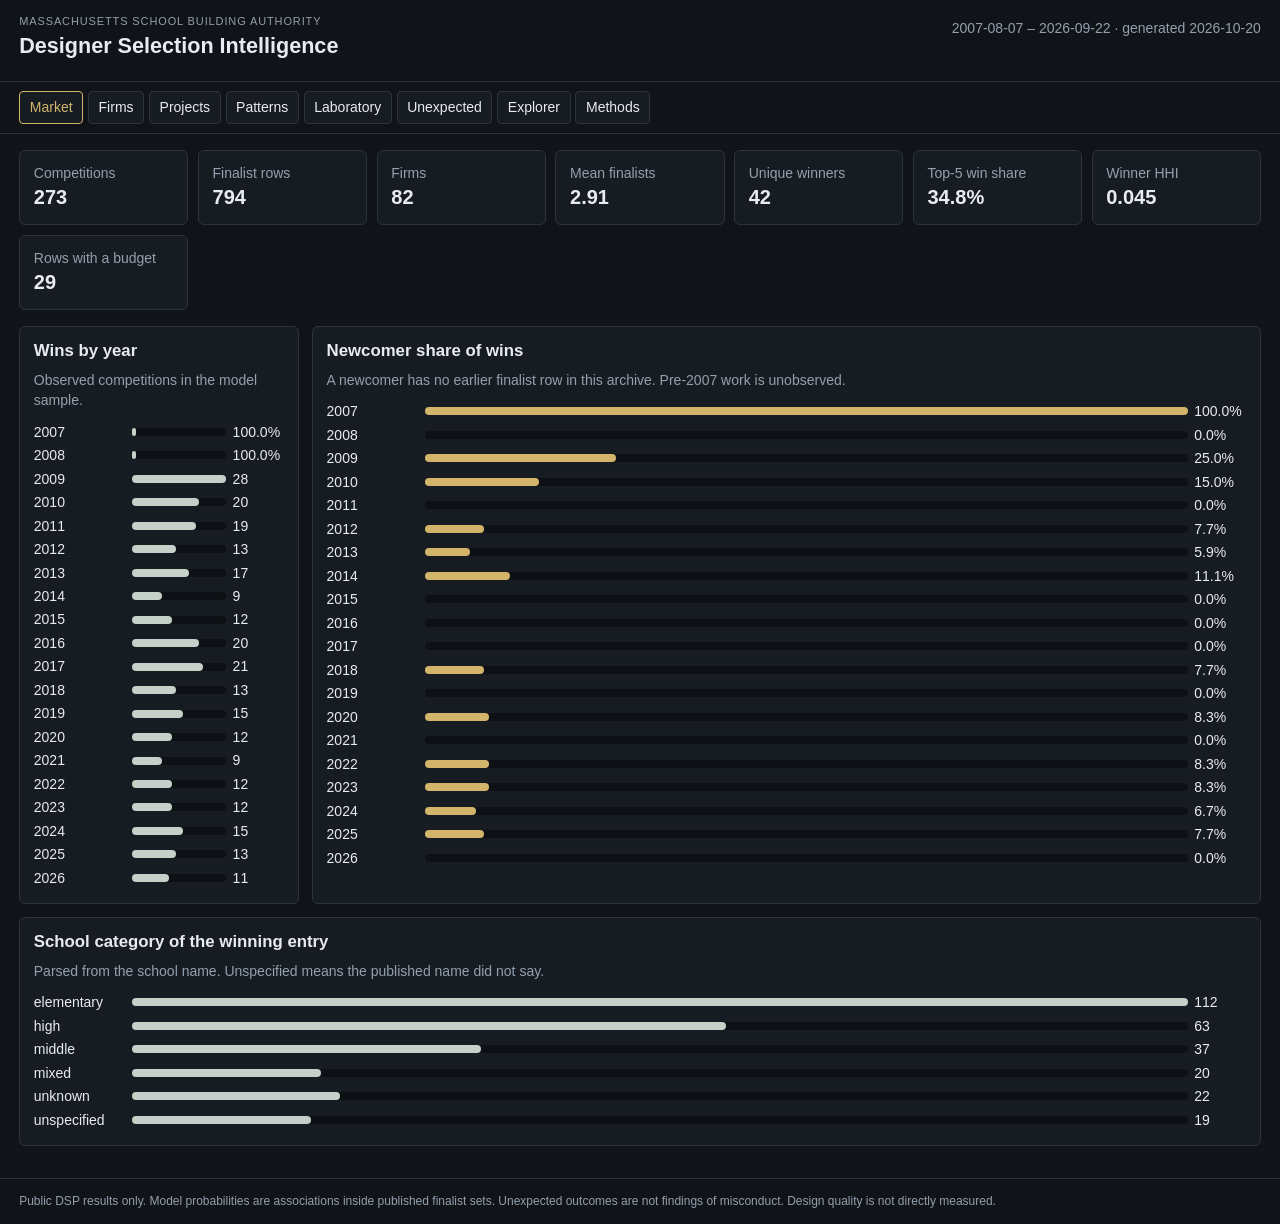
<file: dashboard/index.html>
<!DOCTYPE html>
<html lang="en">
<head>
  <meta charset="utf-8">
  <meta name="viewport" content="width=device-width, initial-scale=1">
  <title>MSBA Designer Selection Intelligence</title>
  <link rel="stylesheet" href="styles.css">
</head>
<body>
  <header class="top">
    <div>
      <p class="eyebrow">Massachusetts School Building Authority</p>
      <h1>Designer Selection Intelligence</h1>
    </div>
    <p id="vintage" class="vintage"></p>
  </header>
  <nav id="nav" class="nav"></nav>
  <main id="main"></main>
  <footer class="foot">
    Public DSP results only. Model probabilities are associations inside published finalist sets.
    Unexpected outcomes are not findings of misconduct. Design quality is not directly measured.
  </footer>
  <script src="platform.js"></script>
  <script src="app.js"></script>
</body>
</html>
</file>
<file: dashboard/styles.css>
:root {
  --bg: #101318;
  --panel: #171c22;
  --line: #2c3440;
  --text: #e7ecf1;
  --muted: #93a0ad;
  --accent: #d2b56a;
  --observed: #c5d0c8;
  --warn: #c48b7b;
  --good: #8eae9a;
}

* { box-sizing: border-box; }
body {
  margin: 0;
  background: var(--bg);
  color: var(--text);
  font: 14px/1.45 "Segoe UI", Helvetica, sans-serif;
}
h1, h2, h3 { font-weight: 560; letter-spacing: 0; margin: 0 0 0.4rem; }
h1 { font-size: 1.35rem; }
h2 { font-size: 1.05rem; }
p { margin: 0.3rem 0 0.7rem; }
a { color: var(--accent); }
.top, .foot {
  display: flex;
  justify-content: space-between;
  gap: 1rem;
  padding: 0.85rem 1.2rem;
  border-bottom: 1px solid var(--line);
}
.foot { border-bottom: 0; border-top: 1px solid var(--line); color: var(--muted); font-size: 12px; }
.eyebrow, .vintage, .note, .meta { color: var(--muted); }
.eyebrow { text-transform: uppercase; letter-spacing: 0.08em; font-size: 11px; margin: 0; }
.nav { display: flex; flex-wrap: wrap; gap: 0.3rem; padding: 0.55rem 1.2rem; border-bottom: 1px solid var(--line); }
.nav button, button, select, input {
  background: var(--panel);
  color: var(--text);
  border: 1px solid var(--line);
  border-radius: 4px;
  padding: 0.35rem 0.6rem;
  font: inherit;
}
.nav button.active { border-color: var(--accent); color: var(--accent); }
main { padding: 1rem 1.2rem 2rem; }
.grid { display: grid; grid-template-columns: repeat(auto-fit, minmax(160px, 1fr)); gap: 0.6rem; margin-bottom: 1rem; }
.card, .panel { background: var(--panel); border: 1px solid var(--line); border-radius: 6px; padding: 0.75rem 0.85rem; }
.card strong { display: block; font-size: 1.25rem; font-variant-numeric: tabular-nums; }
.layout { display: grid; grid-template-columns: 280px 1fr; gap: 0.8rem; }
.stack { display: grid; gap: 0.8rem; }
table { width: 100%; border-collapse: collapse; font-variant-numeric: tabular-nums; }
th, td { text-align: left; padding: 0.32rem 0.4rem; border-bottom: 1px solid var(--line); vertical-align: top; }
th { color: var(--muted); font-weight: 550; font-size: 12px; }
.bar-row { display: grid; grid-template-columns: 92px 1fr 52px; gap: 0.4rem; align-items: center; margin: 0.2rem 0; }
.track { background: #0d1014; height: 8px; border-radius: 99px; }
.fill { height: 8px; border-radius: 99px; background: var(--observed); }
.fill.model { background: var(--accent); }
.tag { display: inline-block; border: 1px solid var(--line); border-radius: 99px; padding: 0 0.4rem; color: var(--muted); font-size: 12px; }
.tag.supported { color: var(--good); }
.tag.unsupported { color: var(--warn); }
.controls { display: flex; flex-wrap: wrap; gap: 0.5rem; align-items: end; margin-bottom: 0.8rem; }
label { display: grid; gap: 0.2rem; color: var(--muted); font-size: 12px; }
svg text { fill: var(--muted); font-size: 11px; }
.whisker { stroke: var(--accent); }
.dot { fill: var(--accent); }
@media (max-width: 860px) {
  .layout { grid-template-columns: 1fr; }
  .top { flex-direction: column; }
}
</file>
